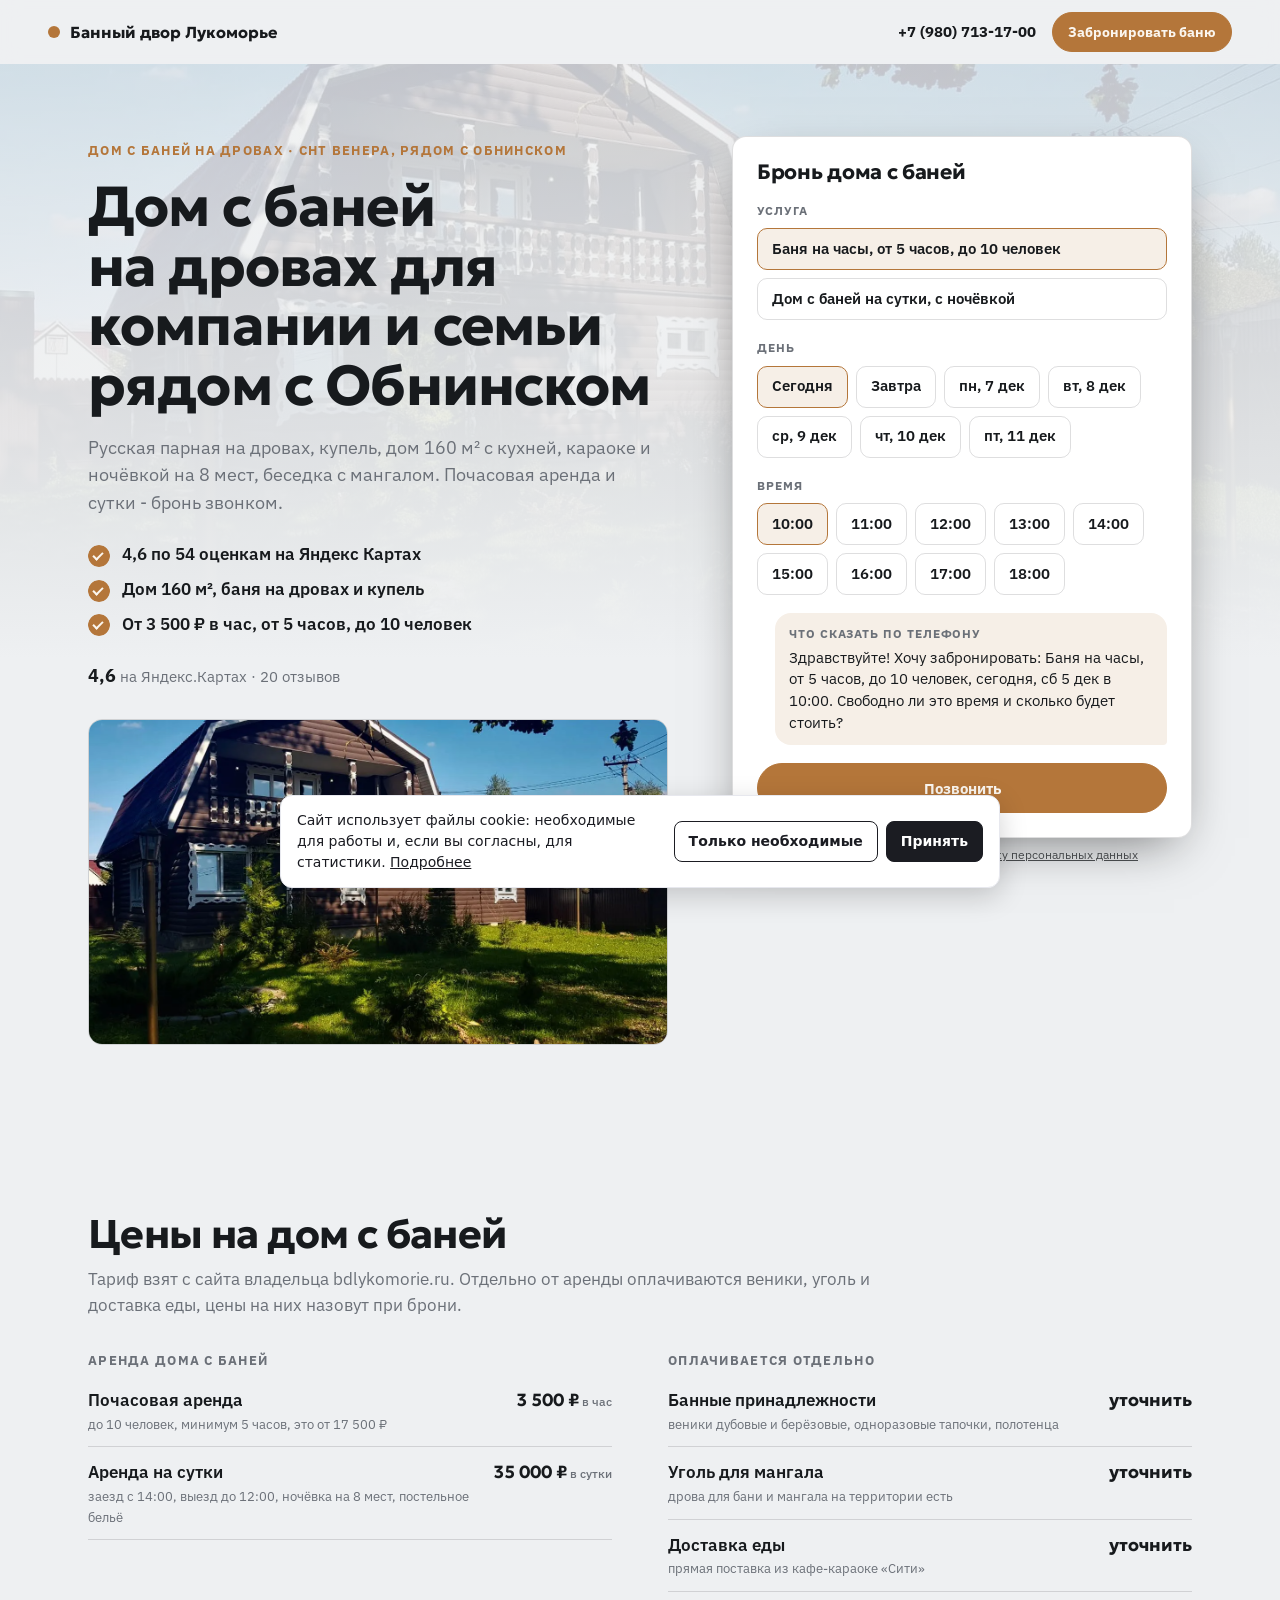
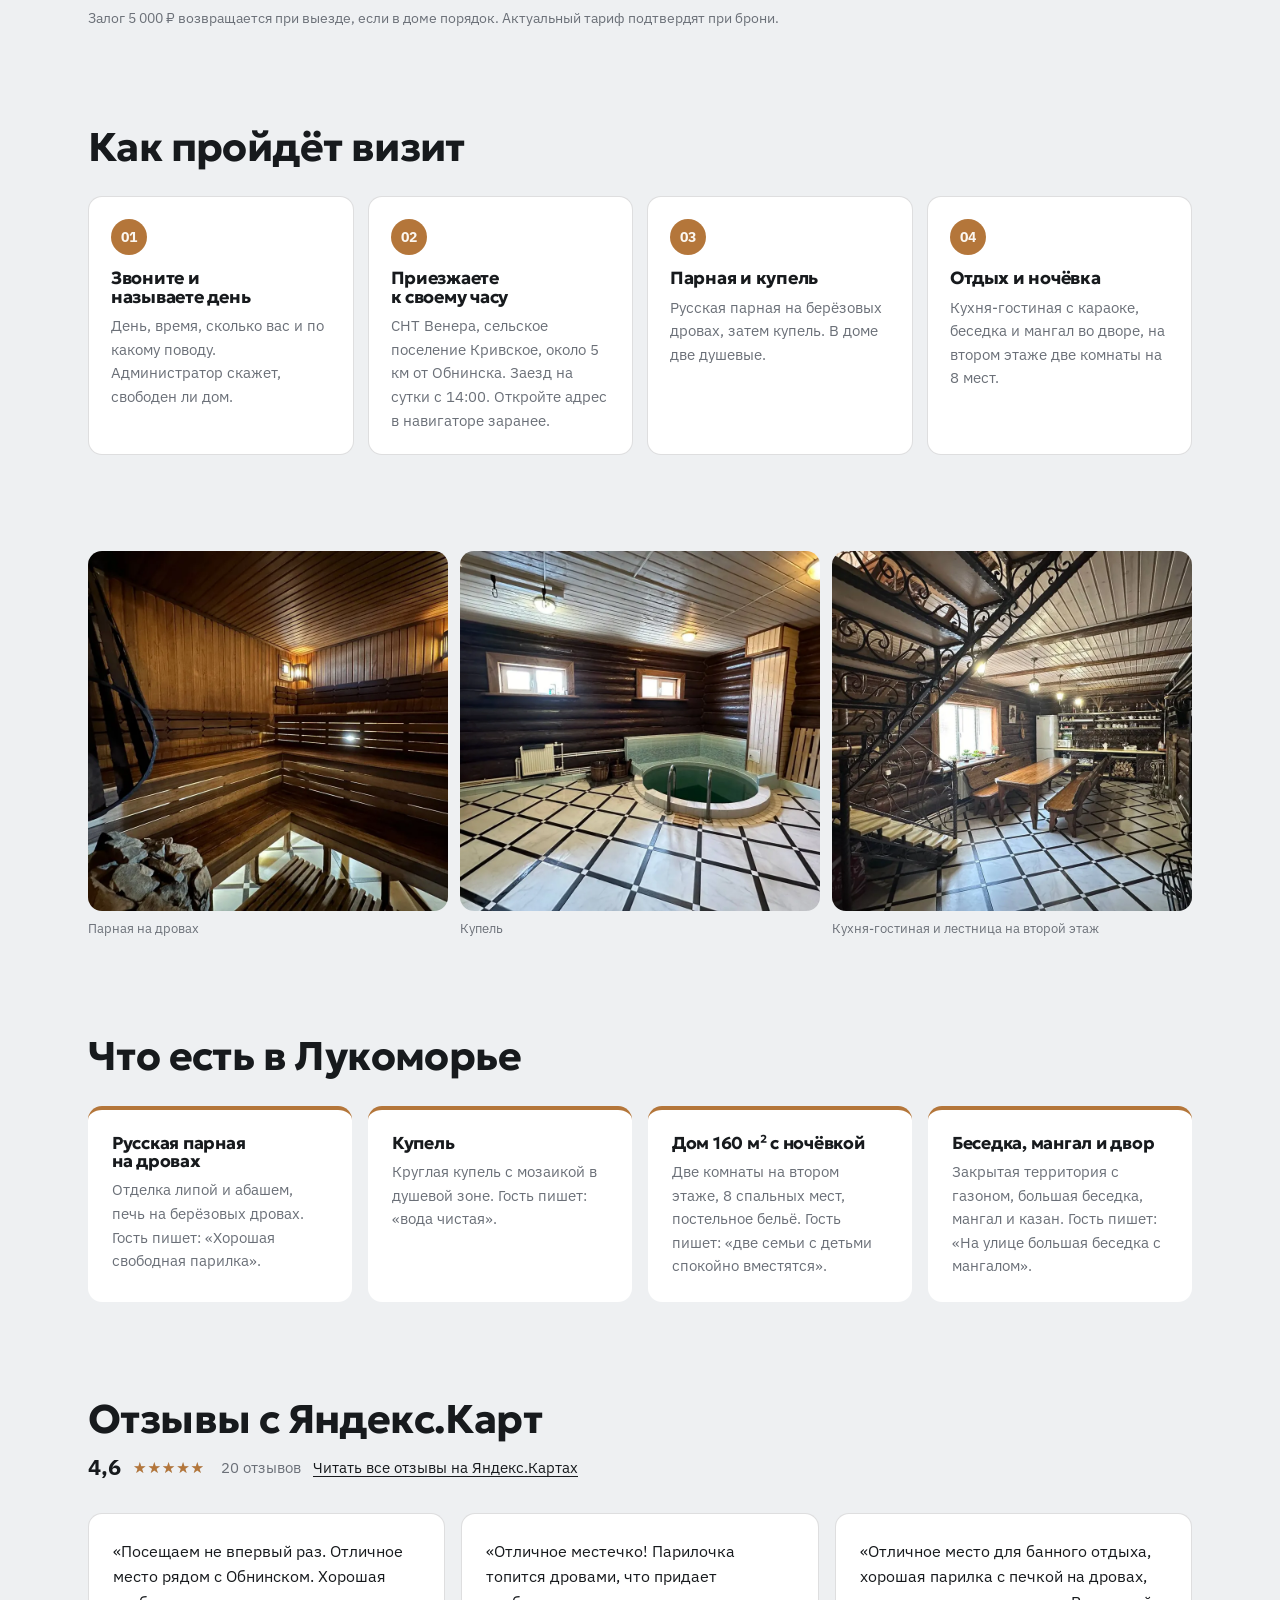
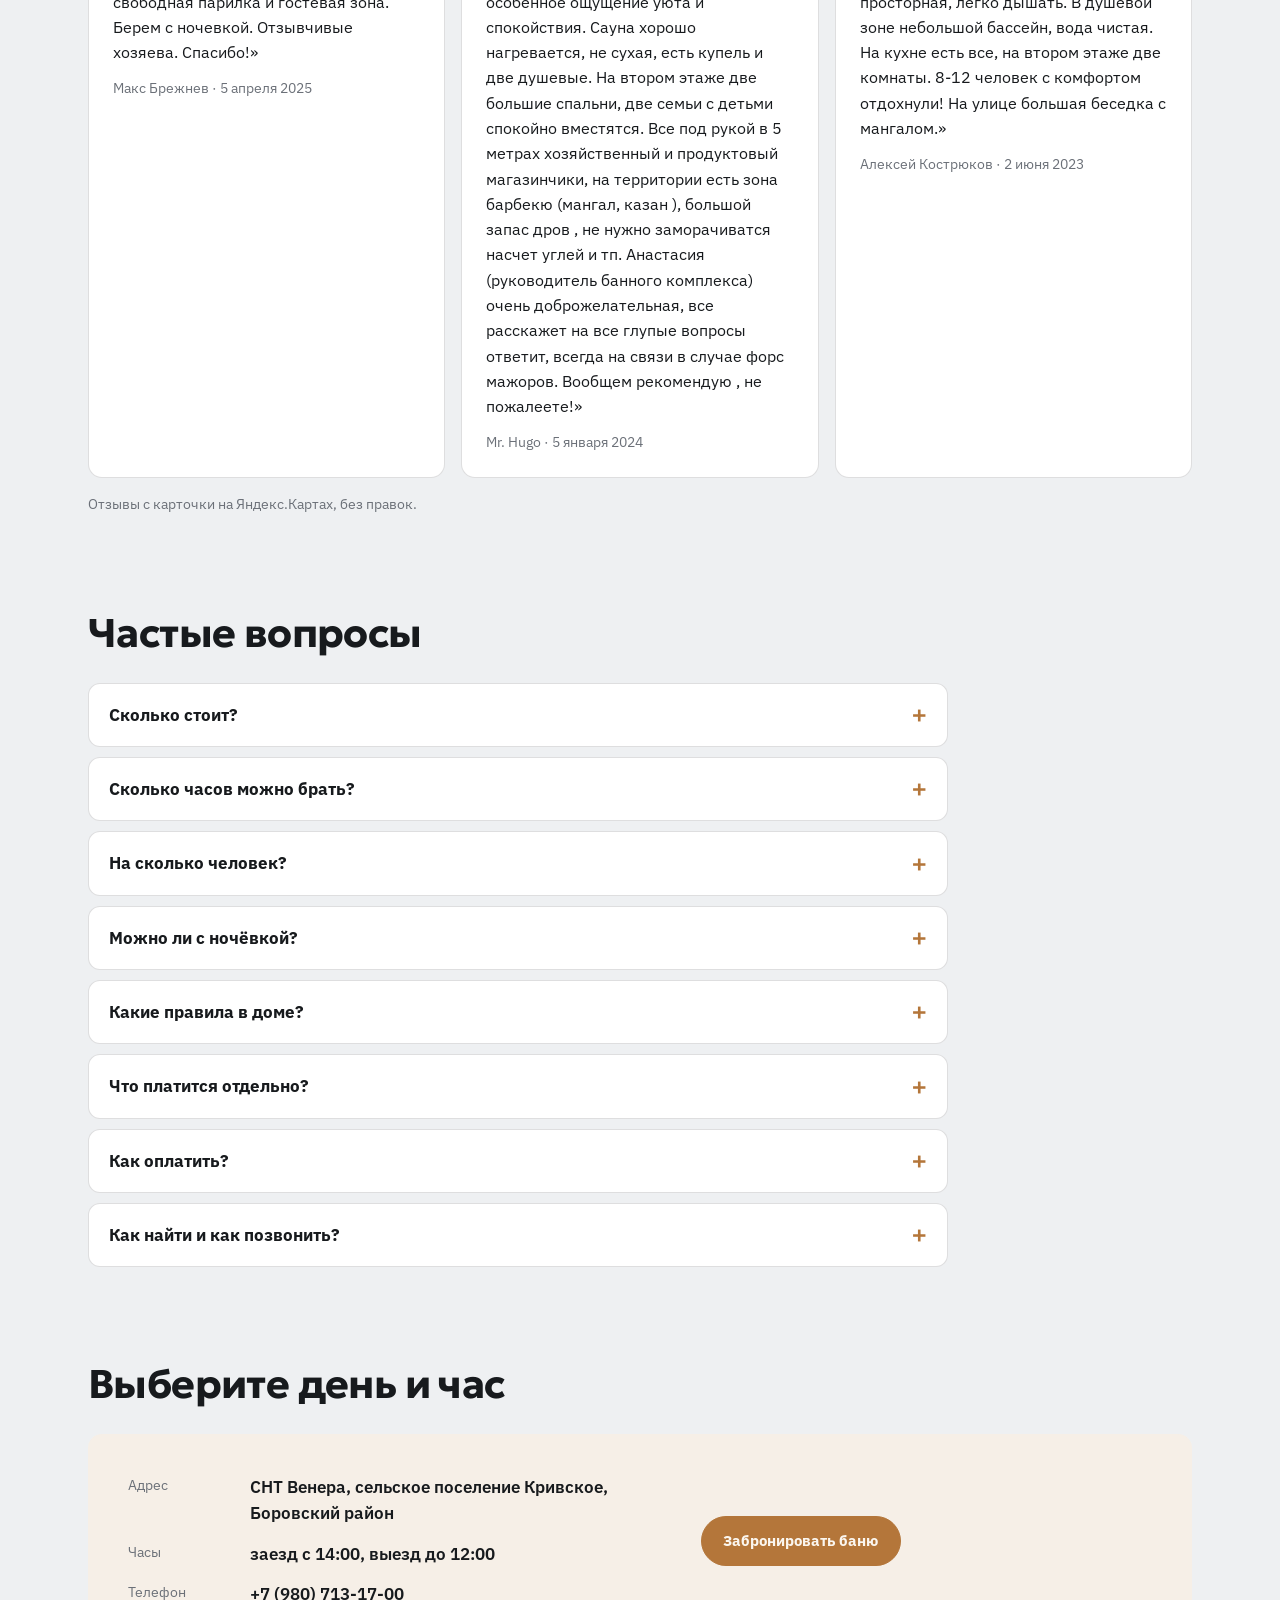
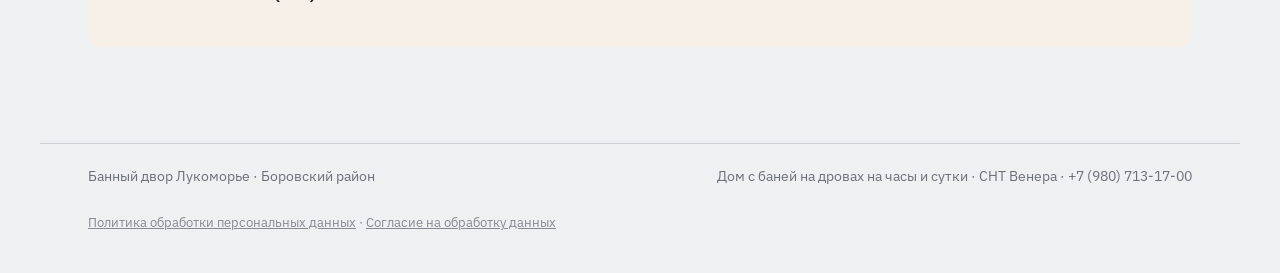
<file: index.html>
<!doctype html>
<html lang="ru">
<head>
<meta charset="utf-8">
<meta name="robots" content="noindex, nofollow" data-publish>
<meta name="viewport" content="width=device-width, initial-scale=1, viewport-fit=cover">
<title>Банный двор Лукоморье · Дом с баней на часы</title>
<meta name="description" content="Русская парная на дровах, купель, дом 160 м² с кухней, караоке и ночёвкой на 8 мест, беседка с мангалом. Почасовая аренда и сутки - бронь звонком.">
<meta property="og:type" content="website">
<meta property="og:url" content="https://ajax55sv-cell.github.io/lukomorye-obninsk/">
<meta property="og:title" content="Дом с баней на дровах для компании и семьи рядом с Обнинском">
<meta property="og:description" content="Русская парная на дровах, купель, дом 160 м² с кухней, караоке и ночёвкой на 8 мест, беседка с мангалом. Почасовая аренда и сутки - бронь звонком.">
<meta property="og:image" content="https://ajax55sv-cell.github.io/lukomorye-obninsk/assets/og.jpg">
<link rel="preload" as="image" href="assets/hero.webp" fetchpriority="high">
<link rel="icon" href="data:image/svg+xml,%3Csvg xmlns=%27http://www.w3.org/2000/svg%27 viewBox=%270 0 32 32%27%3E%3Crect x=%276%27 y=%276%27 width=%2720%27 height=%2720%27 rx=%275%27 fill=%27%23b4763a%27/%3E%3C/svg%3E">
<link rel="preconnect" href="https://fonts.googleapis.com">
<link rel="preconnect" href="https://fonts.gstatic.com" crossorigin>
<link href="https://fonts.googleapis.com/css2?family=Geologica:wght@600;700&family=IBM+Plex+Sans:wght@400;500;600&display=swap" rel="stylesheet">
<style>
:root { --c-canvas: #eef0f2; --c-surface: #ffffff; --c-ink: #171a1d; --c-ink-soft: #6b7078; --c-accent: #b4763a; --c-accent-ink: #fbf6ef; --c-accent-deep: #b4763a; --f-display: "Geologica", "Arial", system-ui, sans-serif; --f-text: "IBM Plex Sans", "Segoe UI", system-ui, sans-serif; --h1k: 1; }
</style>
<link rel="stylesheet" href="style-prod.css">
<script type="application/ld+json">{"@context":"https://schema.org","@type":"HealthAndBeautyBusiness","name":"Банный двор Лукоморье","telephone":"+79807131700","priceRange":"3500 RUB в час","address":{"@type":"PostalAddress","streetAddress":"СНТ Венера, сельское поселение Кривское","addressLocality":"Боровский район","addressRegion":"Калужская область","addressCountry":"RU"},"aggregateRating":{"@type":"AggregateRating","ratingValue":"4.6","reviewCount":"20"},"sameAs":["https://yandex.ru/maps/org/lukomorye/241080291603/","https://vk.ru/club83328905"]}</script>
<style>
/* legal-add */
.legal-links{margin-top:10px;font-size:13px;opacity:.8;hyphens:none}
.legal-links a{color:inherit}
.ckn{margin:8px 0 0;font-size:12px;line-height:1.45;opacity:.75;hyphens:none}
.ckn a{color:inherit;text-decoration:underline}
.ckb{position:fixed;left:12px;right:12px;bottom:12px;z-index:9999;max-width:720px;margin:0 auto;padding:14px 16px;background:#fff;color:#1b1c22;border:1px solid #e7e8ee;border-radius:12px;box-shadow:0 8px 28px rgba(0,0,0,.18);font:400 14px/1.5 system-ui,-apple-system,"Segoe UI",Arial,sans-serif;hyphens:none;display:flex;gap:12px;align-items:center;flex-wrap:wrap}
.ckb p{margin:0;flex:1 1 280px}
.ckb a{color:inherit;text-decoration:underline}
.ckb__b{display:flex;gap:8px;flex-wrap:wrap}
.ckb button{font:inherit;font-weight:600;padding:9px 14px;border-radius:8px;border:1px solid #1b1c22;background:#fff;color:#1b1c22;cursor:pointer}
.ckb button[data-v="all"]{background:#1b1c22;color:#fff}
</style>
</head>
<body class="s-prod" id="top" data-wa="" data-tg="" data-max="">
<header class="s-bar" data-s-bar>
  <a class="s-bar__brand" href="#top"><i aria-hidden="true"></i>Банный двор Лукоморье</a>
  <div class="s-bar__right">
    <a class="s-bar__tel" href="tel:+79807131700"><span class="nw">+7 (980) 713-17-00</span></a>
    <a class="s-btn s-btn--sm" href="#widget">Забронировать баню</a>
  </div>
</header>
<main>
  <section class="s-hero">
    <div class="s-hero__text">
      <p class="s-eyebrow">Дом с баней на дровах · СНТ Венера, рядом с Обнинском</p>
      <h1>Дом с баней на дровах для компании и семьи рядом с Обнинском</h1>
      <p class="s-lead">Русская парная на дровах, купель, дом 160 м² с кухней, караоке и ночёвкой на 8 мест, беседка с мангалом. Почасовая аренда и сутки - бронь звонком.</p>
      <ul class="s-ticks"><li>4,6 по 54 оценкам на Яндекс Картах</li><li>Дом 160 м², баня на дровах и купель</li><li>От 3 500 ₽ в час, от 5 часов, до 10 человек</li></ul>
      <p class="s-rating"><b>4,6</b> на Яндекс.Картах · 20 отзывов</p>
      <figure class="s-hero__photo"><img class="" src="assets/hero.webp" alt="Тёмный бревенчатый дом с балконом и белыми резными наличниками, во дворе газон и фонари" loading="lazy" decoding="async"></figure>
    </div>
    <div class="s-hero__widget" id="widget"><form class="s-widget" data-s-booking data-days="7" data-closed="" data-slots="10:00,11:00,12:00,13:00,14:00,15:00,16:00,17:00,18:00" data-message="Здравствуйте! Хочу забронировать: {услуга}, {день} в {время}. Свободно ли это время и сколько будет стоить?" onsubmit="return false">
      <h2 class="s-widget__title">Бронь дома с баней</h2>
      <fieldset><legend>Услуга</legend>
        <div class="s-chips s-chips--col"><label class="s-chip s-chip--row"><input type="radio" name="svc" value="0" data-name="Баня на часы, от 5 часов, до 10 человек" data-price="" data-from="" data-min="" checked><span>Баня на часы, от 5 часов, до 10 человек</span><b></b></label><label class="s-chip s-chip--row"><input type="radio" name="svc" value="1" data-name="Дом с баней на сутки, с ночёвкой" data-price="" data-from="" data-min=""><span>Дом с баней на сутки, с ночёвкой</span><b></b></label></div>
      </fieldset>
      <fieldset><legend>День</legend><div class="s-chips" data-s-days></div></fieldset>
      <fieldset><legend>Время</legend><div class="s-chips" data-s-times></div></fieldset>
      <div class="s-bubble" aria-live="polite"><span class="s-bubble__label">Что сказать по телефону</span><p data-s-bubble></p></div>
      <div class="s-send">
        <a class="s-btn s-btn--wide" href="tel:+79807131700">Позвонить</a>
        
      </div>
      </form><p class="ckn">Нажимая кнопку, вы соглашаетесь на <a href="soglasie.html">обработку персональных данных</a> (<a href="politika.html">политика</a>).</p></div>
    <figure class="s-hero__bg" aria-hidden="true"><img class="" src="assets/hero.webp" alt="Тёмный бревенчатый дом с балконом и белыми резными наличниками, во дворе газон и фонари" decoding="async" fetchpriority="high"></figure>
  </section>

  

  <section class="s-section s-reveal" id="prices">
    <header class="s-section__head"><h2>Цены на дом с баней</h2><p>Тариф взят с сайта владельца bdlykomorie.ru. Отдельно от аренды оплачиваются веники, уголь и доставка еды, цены на них назовут при брони.</p></header>
    <div class="s-board"><div class="s-board__group">
      <h3 class="s-board__title">Аренда дома с баней</h3>
      <ul class="s-board__list">
        <li class="s-board__row"><span class="s-board__name">Почасовая аренда<em>до 10 человек, минимум 5 часов, это от 17 500 ₽</em></span><span class="s-board__dots" aria-hidden="true"></span><span class="s-board__price">3 500 ₽<small> в час</small></span></li>
        <li class="s-board__row"><span class="s-board__name">Аренда на сутки<em>заезд с 14:00, выезд до 12:00, ночёвка на 8 мест, постельное бельё</em></span><span class="s-board__dots" aria-hidden="true"></span><span class="s-board__price">35 000 ₽<small> в сутки</small></span></li>
      </ul>
    </div>
<div class="s-board__group">
      <h3 class="s-board__title">Оплачивается отдельно</h3>
      <ul class="s-board__list">
        <li class="s-board__row"><span class="s-board__name">Банные принадлежности<em>веники дубовые и берёзовые, одноразовые тапочки, полотенца</em></span><span class="s-board__dots" aria-hidden="true"></span><span class="s-board__price">уточнить</span></li>
        <li class="s-board__row"><span class="s-board__name">Уголь для мангала<em>дрова для бани и мангала на территории есть</em></span><span class="s-board__dots" aria-hidden="true"></span><span class="s-board__price">уточнить</span></li>
        <li class="s-board__row"><span class="s-board__name">Доставка еды<em>прямая поставка из <span class="nw">кафе-караоке</span> «Сити»</em></span><span class="s-board__dots" aria-hidden="true"></span><span class="s-board__price">уточнить</span></li>
      </ul>
    </div></div>
    <p class="s-note">Залог 5 000 ₽ возвращается при выезде, если в доме порядок. Актуальный тариф подтвердят при брони.</p>
  </section>

  <section class="s-section s-reveal">
    <header class="s-section__head"><h2>Как пройдёт визит</h2></header>
    <ol class="s-steps">
      <li class="s-steps__item"><span class="s-steps__n">01</span><h3>Звоните и называете день</h3><p>День, время, сколько вас и по какому поводу. Администратор скажет, свободен ли дом.</p></li>
      <li class="s-steps__item"><span class="s-steps__n">02</span><h3>Приезжаете к своему часу</h3><p>СНТ Венера, сельское поселение Кривское, около 5 км от Обнинска. Заезд на сутки с 14:00. Откройте адрес в навигаторе заранее.</p></li>
      <li class="s-steps__item"><span class="s-steps__n">03</span><h3>Парная и купель</h3><p>Русская парная на берёзовых дровах, затем купель. В доме две душевые.</p></li>
      <li class="s-steps__item"><span class="s-steps__n">04</span><h3>Отдых и ночёвка</h3><p><span class="nw">Кухня-гостиная</span> с караоке, беседка и мангал во дворе, на втором этаже две комнаты на 8 мест.</p></li>
    </ol>
  </section>

  <section class="s-photos s-reveal" aria-label="Фото"><figure><img class="" src="assets/parnaya.webp" alt="Парная с ярусными полками из липы и абаша и каменкой в металлическом кожухе" loading="lazy" decoding="async"><figcaption>Парная на дровах</figcaption></figure><figure><img class="" src="assets/kupel.webp" alt="Круглая купель с зелёной мозаикой и ступенями в помывочной со стенами из бревна" loading="lazy" decoding="async"><figcaption>Купель</figcaption></figure><figure><img class="" src="assets/gostinaya.webp" alt="Кухня-гостиная с кованой лестницей на второй этаж и длинным деревянным столом" loading="lazy" decoding="async"><figcaption><span class="nw">Кухня-гостиная</span> и лестница на второй этаж</figcaption></figure></section>

  <section class="s-section s-reveal">
    <header class="s-section__head"><h2>Что есть в Лукоморье</h2></header>
    <ul class="s-promises">
      <li><h3>Русская парная на дровах</h3><p>Отделка липой и абашем, печь на берёзовых дровах. Гость пишет: «Хорошая свободная парилка».</p></li>
      <li><h3>Купель</h3><p>Круглая купель с мозаикой в душевой зоне. Гость пишет: «вода чистая».</p></li>
      <li><h3>Дом 160 м² с ночёвкой</h3><p>Две комнаты на втором этаже, 8 спальных мест, постельное бельё. Гость пишет: «две семьи с детьми спокойно вместятся».</p></li>
      <li><h3>Беседка, мангал и двор</h3><p>Закрытая территория с газоном, большая беседка, мангал и казан. Гость пишет: «На улице большая беседка с мангалом».</p></li>
    </ul>
  </section>

  <section class="s-section s-reveal">
    <header class="s-section__head s-section__head--reviews"><h2>Отзывы с Яндекс.Карт</h2><p class="s-reviews__rating"><span class="s-reviews__num">4,6</span><span class="s-reviews__stars" style="--r: 4.6" aria-label="рейтинг 4,6 из 5"></span><span class="s-reviews__count">20 отзывов</span><a class="s-reviews__all" href="https://yandex.ru/maps/org/lukomorye/241080291603/" target="_blank" rel="noopener">Читать все отзывы на Яндекс.Картах</a></p></header>
    <ul class="s-reviews">
      <li><blockquote>«Посещаем не впервый раз. Отличное место рядом с Обнинском. Хорошая свободная парилка и гостевая зона. Берем с ночевкой. Отзывчивые хозяева. Спасибо!»</blockquote><p class="s-reviews__who">Макс Брежнев · 5 апреля 2025</p></li>
      <li><blockquote>«Отличное местечко! Парилочка топится дровами, что придает особенное ощущение уюта и спокойствия. Сауна хорошо нагревается, не сухая, есть купель и две душевые. На втором этаже две большие спальни, две семьи с детьми спокойно вместятся. Все под рукой в 5 метрах хозяйственный и продуктовый магазинчики, на территории есть зона барбекю (мангал, казан ), большой запас дров , не нужно заморачиватся насчет углей и тп. Анастасия (руководитель банного комплекса) очень доброжелательная, все расскажет на все глупые вопросы ответит, всегда на связи в случае форс мажоров. Вообщем рекомендую , не пожалеете!»</blockquote><p class="s-reviews__who">Mr. Hugo · 5 января 2024</p></li>
      <li><blockquote>«Отличное место для банного отдыха, хорошая парилка с печкой на дровах, просторная, легко дышать. В душевой зоне небольшой бассейн, вода чистая. На кухне есть все, на втором этаже две комнаты. 8-12 человек с комфортом отдохнули! На улице большая беседка с мангалом.»</blockquote><p class="s-reviews__who">Алексей Кострюков · 2 июня 2023</p></li>
    </ul>
    <p class="s-note">Отзывы с карточки на Яндекс.Картах, без правок.</p>
  </section>

  <section class="s-section s-reveal">
    <header class="s-section__head"><h2>Частые вопросы</h2></header>
    <div class="s-faq"><details><summary>Сколько стоит?</summary><p>По сайту владельца: 3 500 ₽ в час (минимум 5 часов, то есть от 17 500 ₽, до 10 человек) или 35 000 ₽ в сутки. Веники, уголь и доставка еды оплачиваются отдельно. Актуальный тариф подтвердят при брони.</p></details><details><summary>Сколько часов можно брать?</summary><p>При почасовой аренде минимум 5 часов. При аренде на сутки заезд с 14:00, выезд до 12:00.</p></details><details><summary>На сколько человек?</summary><p>Почасовая аренда рассчитана на компанию до 10 человек. Гость пишет: «8-12 человек с комфортом отдохнули». Спальных мест 8.</p></details><details><summary>Можно ли с ночёвкой?</summary><p>Да. На втором этаже две комнаты с коваными кроватями и диванами, всего 8 спальных мест, постельное бельё предоставляется. Гость пишет: «Берем с ночевкой».</p></details><details><summary>Какие правила в доме?</summary><p>Бережно относиться к имуществу, оставлять посуду чистой, вывозить за собой мусор, не ходить по дому в уличной обуви (полы тёплые) и не использовать игольчатые веники. Залог 5 000 ₽ вернут при выезде.</p></details><details><summary>Что платится отдельно?</summary><p>Банные принадлежности (веники дубовые и берёзовые, тапочки, полотенца), уголь для мангала и доставка еды из <span class="nw">кафе-караоке</span> «Сити». Цены на них назовут при брони.</p></details><details><summary>Как оплатить?</summary><p>На карточке в Яндекс Картах указана предоплата, безналичная оплата, <span class="nw">онлайн-оплата</span> и СБП.</p></details><details><summary>Как найти и как позвонить?</summary><p>Калужская область, Боровский район, сельское поселение Кривское, СНТ Венера, около 5 км от Обнинска. Бронь по телефону <span class="nw">+7 (980) 713-17-00</span>.</p></details></div>
  </section>

  <section class="s-section s-final s-reveal" id="contacts">
    <header class="s-section__head"><h2>Выберите день и час</h2></header>
    <div class="s-contacts">
      <dl>
        <div><dt>Адрес</dt><dd>СНТ Венера, сельское поселение Кривское, Боровский район</dd></div>
        <div><dt>Часы</dt><dd>заезд с 14:00, выезд до 12:00</dd></div>
        <div><dt>Телефон</dt><dd><a href="tel:+79807131700"><span class="nw">+7 (980) 713-17-00</span></a></dd></div>
      </dl>
      <div class="s-contacts__actions">
        <a class="s-btn" href="#widget">Забронировать баню</a>
        
      </div>
    </div>
  </section>
</main>
<footer class="s-foot"><p>Банный двор Лукоморье · Боровский район</p><p>Дом с баней на дровах на часы и сутки · СНТ Венера · <span class="nw">+7 (980) 713-17-00</span></p><p class="legal-links"><a href="politika.html">Политика обработки персональных данных</a> · <a href="soglasie.html">Согласие на обработку данных</a></p></footer>
<nav class="s-dock" aria-label="Быстрая связь"><a class="s-btn" href="#widget">Забронировать баню</a><a class="s-btn s-btn--ghost" href="tel:+79807131700">Позвонить</a></nav>
<script src="style.js" defer></script>
<script>
(function(){var K='cookie-choice';try{if(localStorage.getItem(K))return}catch(e){}
var b=document.createElement('div');b.className='ckb';b.setAttribute('role','dialog');b.setAttribute('aria-label','Файлы cookie');
b.innerHTML='<p>Сайт использует файлы cookie: необходимые для работы и, если вы согласны, для статистики. <a href="politika.html">Подробнее</a></p><div class="ckb__b"><button type="button" data-v="necessary">Только необходимые</button><button type="button" data-v="all">Принять</button></div>';
b.addEventListener('click',function(e){var v=e.target.getAttribute&&e.target.getAttribute('data-v');if(!v)return;try{localStorage.setItem(K,v)}catch(x){}try{document.dispatchEvent(new CustomEvent('cookie-choice',{detail:v}))}catch(x){}b.remove()});
document.body.appendChild(b)})();
</script>
<!-- legal-add -->
</body>
</html>
</file>
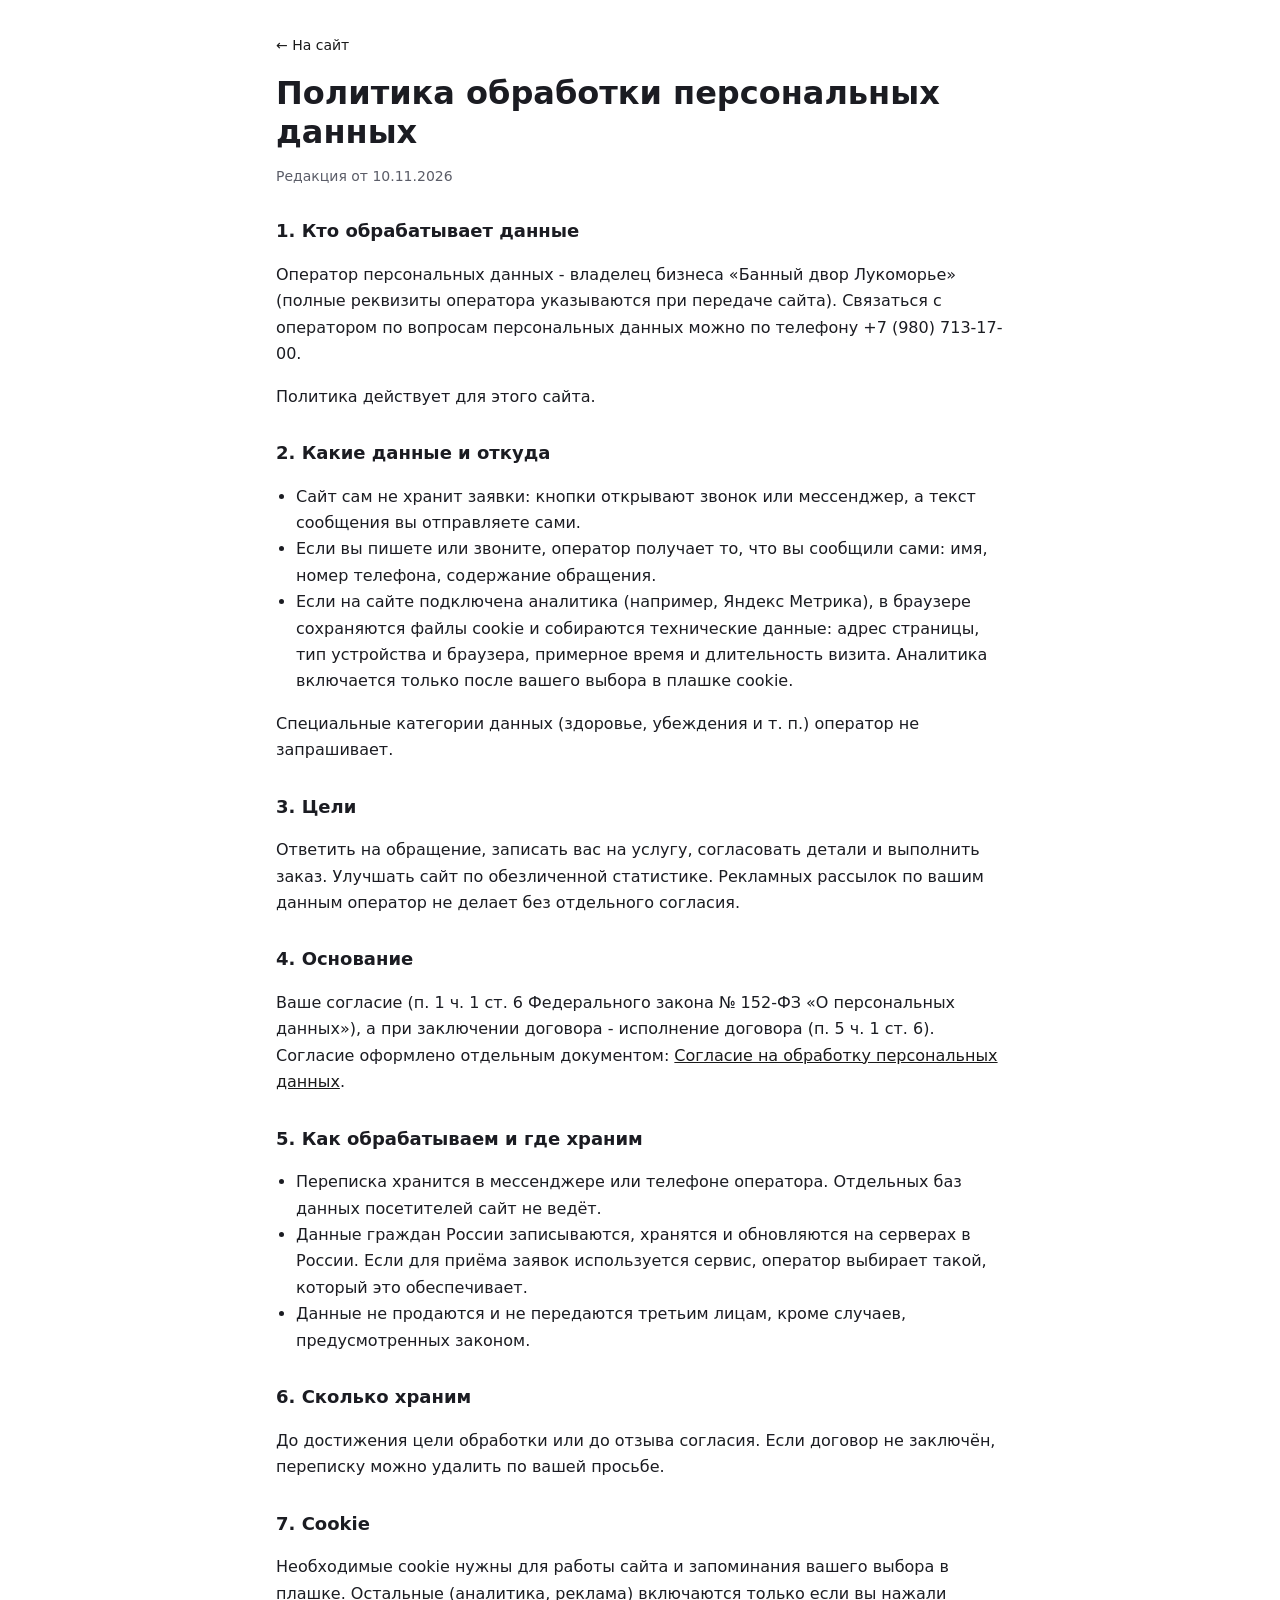
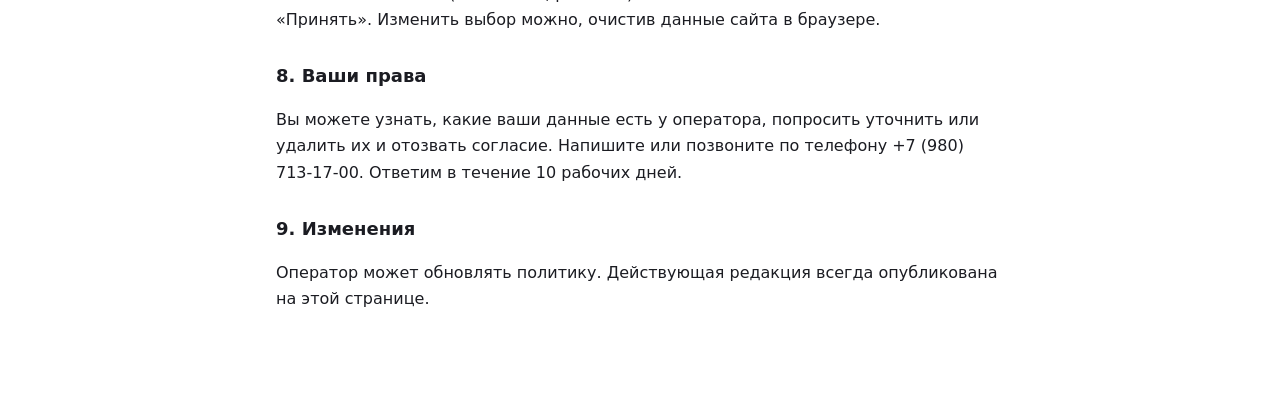
<file: politika.html>
<!doctype html>
<html lang="ru">
<head>
<meta charset="utf-8">
<meta name="viewport" content="width=device-width, initial-scale=1">
<title>Политика обработки персональных данных - Банный двор Лукоморье</title>
<style>:root{--accent:#1a1a1a;--ink:#1b1c22;--ink-2:#5b5d68;--line:#e7e8ee}
*{box-sizing:border-box}
html,body,h1,h2,p,li{hyphens:none;-webkit-hyphens:none}
body{margin:0;background:#fff;color:var(--ink);font:400 16px/1.65 system-ui,-apple-system,"Segoe UI",Arial,sans-serif}
main{max-width:760px;margin:0 auto;padding:32px 16px 64px}
a{color:var(--accent)}
h1{font-size:clamp(24px,4vw,32px);line-height:1.2;margin:16px 0 6px}
h2{font-size:18px;margin:28px 0 8px}
.muted{color:var(--ink-2);font-size:14px}
.back{font-size:14px;text-decoration:none}
ul{padding-left:20px}</style>
</head>
<body>
<main>
<a class="back" href="./">← На сайт</a>
<h1>Политика обработки персональных данных</h1>
<p class="muted">Редакция от 10.11.2026</p>

<h2>1. Кто обрабатывает данные</h2>
<p>Оператор персональных данных - владелец бизнеса «Банный двор Лукоморье» (полные реквизиты оператора указываются при передаче сайта). Связаться с оператором по вопросам персональных данных можно по телефону +7 (980) 713-17-00.</p>
<p>Политика действует для этого сайта.</p>

<h2>2. Какие данные и откуда</h2>
<ul>
<li>Сайт сам не хранит заявки: кнопки открывают звонок или мессенджер, а текст сообщения вы отправляете сами.</li>
<li>Если вы пишете или звоните, оператор получает то, что вы сообщили сами: имя, номер телефона, содержание обращения.</li>
<li>Если на сайте подключена аналитика (например, Яндекс Метрика), в браузере сохраняются файлы cookie и собираются технические данные: адрес страницы, тип устройства и браузера, примерное время и длительность визита. Аналитика включается только после вашего выбора в плашке cookie.</li>
</ul>
<p>Специальные категории данных (здоровье, убеждения и т. п.) оператор не запрашивает.</p>

<h2>3. Цели</h2>
<p>Ответить на обращение, записать вас на услугу, согласовать детали и выполнить заказ. Улучшать сайт по обезличенной статистике. Рекламных рассылок по вашим данным оператор не делает без отдельного согласия.</p>

<h2>4. Основание</h2>
<p>Ваше согласие (п. 1 ч. 1 ст. 6 Федерального закона № 152-ФЗ «О персональных данных»), а при заключении договора - исполнение договора (п. 5 ч. 1 ст. 6). Согласие оформлено отдельным документом: <a href="soglasie.html">Согласие на обработку персональных данных</a>.</p>

<h2>5. Как обрабатываем и где храним</h2>
<ul>
<li>Переписка хранится в мессенджере или телефоне оператора. Отдельных баз данных посетителей сайт не ведёт.</li>
<li>Данные граждан России записываются, хранятся и обновляются на серверах в России. Если для приёма заявок используется сервис, оператор выбирает такой, который это обеспечивает.</li>
<li>Данные не продаются и не передаются третьим лицам, кроме случаев, предусмотренных законом.</li>
</ul>

<h2>6. Сколько храним</h2>
<p>До достижения цели обработки или до отзыва согласия. Если договор не заключён, переписку можно удалить по вашей просьбе.</p>

<h2>7. Cookie</h2>
<p>Необходимые cookie нужны для работы сайта и запоминания вашего выбора в плашке. Остальные (аналитика, реклама) включаются только если вы нажали «Принять». Изменить выбор можно, очистив данные сайта в браузере.</p>

<h2>8. Ваши права</h2>
<p>Вы можете узнать, какие ваши данные есть у оператора, попросить уточнить или удалить их и отозвать согласие. Напишите или позвоните по телефону +7 (980) 713-17-00. Ответим в течение 10 рабочих дней.</p>

<h2>9. Изменения</h2>
<p>Оператор может обновлять политику. Действующая редакция всегда опубликована на этой странице.</p>

</main>
</body>
</html>
</file>
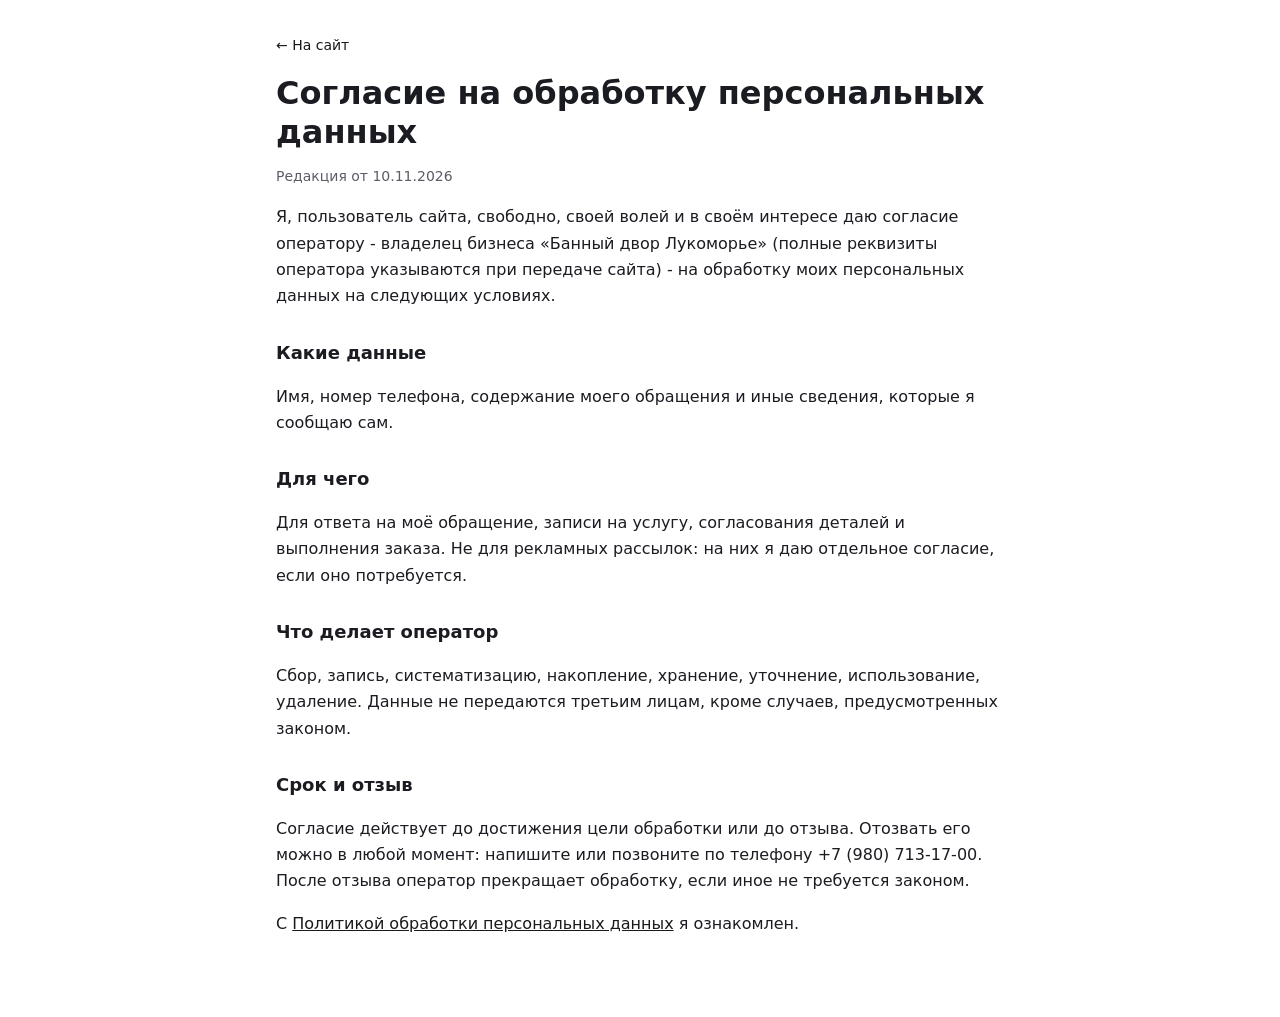
<file: soglasie.html>
<!doctype html>
<html lang="ru">
<head>
<meta charset="utf-8">
<meta name="viewport" content="width=device-width, initial-scale=1">
<title>Согласие на обработку персональных данных - Банный двор Лукоморье</title>
<style>:root{--accent:#1a1a1a;--ink:#1b1c22;--ink-2:#5b5d68;--line:#e7e8ee}
*{box-sizing:border-box}
html,body,h1,h2,p,li{hyphens:none;-webkit-hyphens:none}
body{margin:0;background:#fff;color:var(--ink);font:400 16px/1.65 system-ui,-apple-system,"Segoe UI",Arial,sans-serif}
main{max-width:760px;margin:0 auto;padding:32px 16px 64px}
a{color:var(--accent)}
h1{font-size:clamp(24px,4vw,32px);line-height:1.2;margin:16px 0 6px}
h2{font-size:18px;margin:28px 0 8px}
.muted{color:var(--ink-2);font-size:14px}
.back{font-size:14px;text-decoration:none}
ul{padding-left:20px}</style>
</head>
<body>
<main>
<a class="back" href="./">← На сайт</a>
<h1>Согласие на обработку персональных данных</h1>
<p class="muted">Редакция от 10.11.2026</p>

<p>Я, пользователь сайта, свободно, своей волей и в своём интересе даю согласие оператору - владелец бизнеса «Банный двор Лукоморье» (полные реквизиты оператора указываются при передаче сайта) - на обработку моих персональных данных на следующих условиях.</p>

<h2>Какие данные</h2>
<p>Имя, номер телефона, содержание моего обращения и иные сведения, которые я сообщаю сам.</p>

<h2>Для чего</h2>
<p>Для ответа на моё обращение, записи на услугу, согласования деталей и выполнения заказа. Не для рекламных рассылок: на них я даю отдельное согласие, если оно потребуется.</p>

<h2>Что делает оператор</h2>
<p>Сбор, запись, систематизацию, накопление, хранение, уточнение, использование, удаление. Данные не передаются третьим лицам, кроме случаев, предусмотренных законом.</p>

<h2>Срок и отзыв</h2>
<p>Согласие действует до достижения цели обработки или до отзыва. Отозвать его можно в любой момент: напишите или позвоните по телефону +7 (980) 713-17-00. После отзыва оператор прекращает обработку, если иное не требуется законом.</p>

<p>С <a href="politika.html">Политикой обработки персональных данных</a> я ознакомлен.</p>

</main>
</body>
</html>
</file>
<file: style-prod.css>
/* Стиль «Продающий»: лендинг под заявки. Главная деталь – калькулятор или онлайн-запись на первом экране
   и живое «сообщение-превью», которое уходит владельцу в мессенджер. Цвета и шрифты – из палитры ниши. */
*, *::before, *::after { box-sizing: border-box; }
:root {
  --hair: color-mix(in srgb, var(--c-ink) 14%, transparent);
  --tint: color-mix(in srgb, var(--c-accent) 12%, var(--c-surface));
  --wrap: 1200px; --gut: clamp(16px, 4vw, 48px);
  --r: 14px;
  --shadow: 0 18px 50px -18px color-mix(in srgb, #000 55%, transparent);
}
html { scroll-behavior: smooth; -webkit-text-size-adjust: 100%; overflow-x: clip; }
body { margin: 0; background: var(--c-canvas); color: var(--c-ink); font: 400 17px/1.55 var(--f-text); -webkit-font-smoothing: antialiased; }
img { display: block; max-width: 100%; }
a { color: inherit; }
h1, h2, h3 { font-family: var(--f-display); font-weight: 700; line-height: 1.06; margin: 0; letter-spacing: -.015em; text-wrap: balance; }
p { margin: 0; }
fieldset { border: 0; margin: 0; padding: 0; min-width: 0; }
:focus-visible { outline: 2px solid var(--c-accent); outline-offset: 3px; border-radius: 4px; }

.s-btn { display: inline-flex; align-items: center; justify-content: center; min-height: 50px; padding: 0 1.4em; border-radius: 999px;
  background: var(--c-accent); color: var(--c-accent-ink); font: 700 .95rem/1.1 var(--f-text); text-decoration: none; border: 1px solid var(--c-accent);
  text-align: center; transition: filter .2s ease, transform .2s ease; cursor: pointer; }
.s-btn:hover { filter: brightness(1.07); }
.s-btn:active { transform: translateY(1px); }
.s-btn--sm { min-height: 40px; padding: 0 1.1em; font-size: .85rem; }
.s-btn--ghost { background: transparent; color: var(--c-ink); border-color: var(--hair); font-weight: 600; }
.s-btn--wide { flex: 1; }

/* шапка */
.s-bar { position: sticky; top: 0; z-index: 30; display: flex; align-items: center; justify-content: space-between; gap: 16px;
  padding: 10px var(--gut); background: color-mix(in srgb, var(--c-canvas) 88%, transparent); -webkit-backdrop-filter: blur(10px); backdrop-filter: blur(10px); }
.s-bar.is-scrolled { box-shadow: 0 1px 0 var(--hair); }
.s-bar__brand { font: 700 1rem/1 var(--f-display); text-decoration: none; display: inline-flex; align-items: center; gap: .6em; min-height: 44px; white-space: nowrap; min-width: 0; }
.s-bar__brand i { width: .75em; height: .75em; border-radius: 50%; background: var(--c-accent); }
.s-bar__right { display: flex; align-items: center; gap: 16px; }
.s-bar__tel { text-decoration: none; font-weight: 700; font-size: .95rem; font-variant-numeric: tabular-nums; }

main { max-width: var(--wrap); margin: 0 auto; padding: 0 var(--gut); }

/* первый экран: текст слева, виджет справа, фото ниши – приглушённым фоном */
.s-hero { position: relative; display: grid; grid-template-columns: minmax(0, 1fr) minmax(0, 460px); gap: clamp(28px, 5vw, 64px); align-items: start;
  padding: clamp(32px, 6vw, 72px) 0 clamp(40px, 6vw, 72px); isolation: isolate; }
.s-hero__bg { position: absolute; z-index: -1; margin: 0; top: 0; left: calc(50% - 50vw); width: 100vw; height: min(78%, 620px); overflow: hidden; }
.s-hero__bg img { width: 100%; height: 100%; object-fit: cover; opacity: .3; filter: saturate(.85); }
.s-hero__bg::after { content: ""; position: absolute; inset: 0; background: linear-gradient(180deg, color-mix(in srgb, var(--c-canvas) 40%, transparent), var(--c-canvas) 96%); }
/* фото бизнеса крупно в левой колонке: владелец узнаёт своё место с первого экрана */
.s-hero__photo { margin: 30px 0 0; }
.s-hero__photo img { width: 100%; aspect-ratio: 16 / 9; object-fit: cover; border-radius: var(--r); border: 1px solid var(--hair); }
.s-hero__photo figcaption { margin-top: 8px; font-size: .84rem; color: var(--c-ink-soft); }
.s-eyebrow { display: inline-block; font-size: .8rem; font-weight: 700; letter-spacing: .1em; text-transform: uppercase; color: var(--c-accent-deep, var(--c-accent)); margin-bottom: 16px; }
.s-hero h1 { font-size: calc(clamp(2.1rem, 4.4vw, 3.7rem) * var(--h1k, 1)); overflow-wrap: normal; hyphens: none; }
.s-lead { margin-top: 18px; font-size: 1.12rem; color: var(--c-ink-soft); max-width: 32em; }
.s-ticks { list-style: none; margin: 26px 0 0; padding: 0; display: grid; gap: 12px; }
.s-ticks li { position: relative; padding-left: 34px; font-weight: 600; line-height: 1.35; }
.s-ticks li::before { content: ""; position: absolute; left: 0; top: .1em; width: 22px; height: 22px; border-radius: 50%; background: var(--c-accent);
  -webkit-mask: radial-gradient(circle, #000 0 100%); }
.s-ticks li::after { content: ""; position: absolute; left: 7px; top: calc(.1em + 5px); width: 6px; height: 10px; border: solid var(--c-accent-ink); border-width: 0 2px 2px 0; transform: rotate(45deg); }
.s-rating { margin-top: 26px; font-size: .92rem; color: var(--c-ink-soft); }
.s-rating b { color: var(--c-ink); font-size: 1.1rem; }

/* виджет */
.s-hero__widget { position: sticky; top: 76px; }
.s-widget { background: var(--c-surface); border-radius: var(--r); padding: 24px; box-shadow: var(--shadow); display: grid; gap: 18px; border: 1px solid var(--hair); }
.s-widget__title { font-size: 1.3rem; }
.s-widget legend, .s-range label { font-size: .78rem; font-weight: 700; letter-spacing: .08em; text-transform: uppercase; color: var(--c-ink-soft); margin-bottom: 8px; padding: 0; }
.s-chips { display: flex; flex-wrap: wrap; gap: 8px; }
.s-chips--col { flex-direction: column; flex-wrap: nowrap; }
.s-chip { position: relative; display: inline-flex; align-items: center; gap: 10px; min-height: 42px; padding: 8px 14px; border-radius: 10px; border: 1px solid var(--hair);
  cursor: pointer; font-size: .92rem; font-weight: 600; transition: border-color .15s ease, background-color .15s ease; }
.s-chip--row { justify-content: space-between; }
.s-chip--row b { font-weight: 700; white-space: nowrap; font-variant-numeric: tabular-nums; }
.s-chip--row b small { font-weight: 500; color: var(--c-ink-soft); }
.s-chip__p { font-weight: 500; font-size: .8rem; color: var(--c-ink-soft); white-space: nowrap; }
.s-chip input { position: absolute; opacity: 0; pointer-events: none; }
.s-chip:has(input:checked) { border-color: var(--c-accent); background: var(--tint); }
.s-chip:has(input:focus-visible) { outline: 2px solid var(--c-accent); outline-offset: 2px; }
.s-chip[aria-disabled="true"] { opacity: .4; cursor: default; }
.s-check { display: flex; align-items: center; gap: 10px; font-weight: 600; font-size: .92rem; cursor: pointer; }
.s-check input { width: 20px; height: 20px; accent-color: var(--c-accent); }
.s-check b { margin-left: auto; font-variant-numeric: tabular-nums; }
.s-range { display: grid; gap: 6px; }
.s-range label { display: flex; justify-content: space-between; margin: 0; }
.s-range label b { color: var(--c-ink); font-size: 1rem; font-weight: 700; letter-spacing: 0; text-transform: none; font-variant-numeric: tabular-nums; }
.s-range input { width: 100%; accent-color: var(--c-accent); height: 28px; }
.s-total { display: flex; align-items: baseline; justify-content: space-between; gap: 12px; padding-top: 14px; border-top: 1px solid var(--hair); }
.s-total span { color: var(--c-ink-soft); font-weight: 600; }
.s-total b { font: 700 1.9rem/1 var(--f-display); font-variant-numeric: tabular-nums; color: var(--c-accent); }

/* сообщение-превью: пузырь чата */
.s-bubble { position: relative; background: var(--tint); border-radius: 16px 16px 4px 16px; padding: 12px 14px; margin-left: 18px; }
.s-bubble__label { display: block; font-size: .72rem; font-weight: 700; letter-spacing: .08em; text-transform: uppercase; color: var(--c-ink-soft); margin-bottom: 4px; }
.s-bubble p { font-size: .93rem; line-height: 1.45; }
.s-send { display: flex; gap: 8px; }
.s-send__note { font-size: .82rem; color: var(--c-accent-deep, var(--c-accent)); }
.s-demo { font-size: .78rem; color: var(--c-ink-soft); }

/* секции */
.s-section { padding: clamp(56px, 8vw, 96px) 0 0; }
.s-section__head { display: grid; gap: 10px; margin-bottom: 28px; max-width: 46em; }
.s-section__head h2 { font-size: clamp(1.7rem, 3.2vw, 2.5rem); }
.s-section__head p { color: var(--c-ink-soft); }
.s-note { margin-top: 16px; font-size: .88rem; color: var(--c-ink-soft); max-width: 52em; }

.s-incl { display: grid; grid-template-columns: 1fr 1fr; gap: 16px; }
.s-incl > div { background: var(--c-surface); border-radius: var(--r); padding: 26px; border: 1px solid var(--hair); }
.s-incl > div:first-child { background: var(--tint); border-color: transparent; }
.s-incl h3 { font-size: 1.1rem; margin-bottom: 14px; }
.s-incl ul { margin: 0; padding-left: 1.1em; display: grid; gap: 8px; }

.s-board { display: grid; grid-template-columns: repeat(auto-fit, minmax(min(100%, 420px), 1fr)); gap: 12px 56px; }
.s-board__title { font: 700 .8rem var(--f-text); letter-spacing: .1em; text-transform: uppercase; color: var(--c-ink-soft); margin: 6px 0; }
.s-board__list { list-style: none; margin: 0; padding: 0; }
.s-board__row { display: flex; align-items: baseline; gap: 10px; padding: 12px 0; border-bottom: 1px solid var(--hair); }
.s-board__name { font-weight: 600; }
.s-board__name em { display: block; font-style: normal; font-size: .84rem; color: var(--c-ink-soft); font-weight: 400; }
.s-board__dots { flex: 1; }
.s-board__price { font: 700 1.1rem/1 var(--f-display); font-variant-numeric: tabular-nums; white-space: nowrap; }
.s-board__price small { font: 500 .78rem var(--f-text); color: var(--c-ink-soft); }

.s-steps { list-style: none; margin: 0; padding: 0; display: grid; grid-template-columns: repeat(auto-fit, minmax(min(100%, 170px), 1fr)); gap: 14px; }
.s-steps__item { background: var(--c-surface); border-radius: var(--r); padding: 22px; border: 1px solid var(--hair); }
.s-steps__n { display: inline-grid; place-items: center; width: 36px; height: 36px; border-radius: 50%; background: var(--c-accent); color: var(--c-accent-ink); font: 700 .85rem var(--f-text); }
.s-steps h3 { font-size: 1.1rem; margin-top: 14px; overflow-wrap: normal; hyphens: none; }
.s-steps__item { min-width: 0; }
.s-steps p { margin-top: 8px; color: var(--c-ink-soft); font-size: .95rem; }

.s-photos { display: grid; grid-template-columns: repeat(3, 1fr); gap: 12px; padding-top: clamp(56px, 8vw, 96px); }
.s-photos figure { margin: 0; }
.s-photos img { width: 100%; aspect-ratio: 1 / 1; object-fit: cover; border-radius: var(--r); }
.s-photos figcaption { font-size: .82rem; color: var(--c-ink-soft); margin-top: 8px; }

.s-promises { list-style: none; margin: 0; padding: 0; display: grid; grid-template-columns: repeat(auto-fit, minmax(min(100%, 260px), 1fr)); gap: 16px; }
.s-promises li { border-radius: var(--r); padding: 24px; background: var(--c-surface); border-top: 4px solid var(--c-accent); display: grid; gap: 8px; align-content: start; }
.s-promises h3 { font-size: 1.08rem; }
.s-promises p { color: var(--c-ink-soft); font-size: .95rem; }

.s-reviews { list-style: none; margin: 0; padding: 0; display: grid; grid-template-columns: repeat(auto-fit, minmax(min(100%, 280px), 1fr)); gap: 16px; }
.s-reviews li { background: var(--c-surface); border-radius: var(--r); padding: 24px; display: grid; gap: 14px; align-content: start; border: 1px solid var(--hair); }
.s-reviews blockquote { margin: 0; font-size: 1.02rem; }
.s-reviews__who { font-size: .85rem; color: var(--c-ink-soft); }
.s-section__head--reviews { max-width: none; }
.s-reviews__rating { display: flex; flex-wrap: wrap; align-items: center; gap: 6px 12px; color: var(--c-ink-soft); font-size: .95rem; }
.s-reviews__num { font-weight: 700; font-size: 1.4rem; color: var(--c-ink); }
.s-reviews__stars { --r: 5; display: inline-block; width: 5em; height: 1em; font-size: .95rem; line-height: 1; letter-spacing: .05em; white-space: nowrap; color: color-mix(in srgb, var(--c-ink) 18%, transparent); position: relative; }
.s-reviews__stars::before { content: "★★★★★"; }
.s-reviews__stars::after { content: "★★★★★"; position: absolute; inset: 0; width: calc(var(--r) / 5 * 100%); overflow: hidden; color: var(--c-accent); }
.s-reviews__all { color: var(--c-ink); text-underline-offset: 3px; }
.s-reviews__all:hover { color: var(--c-accent-deep, var(--c-accent)); }

.s-faq { display: grid; gap: 10px; max-width: 860px; }
.s-faq details { background: var(--c-surface); border-radius: 12px; border: 1px solid var(--hair); }
.s-faq summary { cursor: pointer; list-style: none; padding: 18px 52px 18px 20px; font-weight: 700; position: relative; }
.s-faq summary::-webkit-details-marker { display: none; }
.s-faq summary::after { content: "+"; position: absolute; right: 20px; top: 50%; transform: translateY(-50%); font: 700 1.4rem/1 var(--f-display); color: var(--c-accent); }
.s-faq details[open] summary::after { content: "–"; }
.s-faq details p { padding: 0 20px 18px; color: var(--c-ink-soft); }

.s-contacts { display: grid; grid-template-columns: 1.2fr 1fr; gap: 32px; background: var(--tint); border-radius: var(--r); padding: clamp(22px, 4vw, 40px); align-items: center; }
.s-contacts dl { margin: 0; display: grid; gap: 14px; }
.s-contacts dl div { display: grid; grid-template-columns: 110px 1fr; gap: 12px; }
.s-contacts dt { color: var(--c-ink-soft); font-size: .9rem; }
.s-contacts dd { margin: 0; font-weight: 600; }
.s-contacts dd a { text-decoration: none; }
.s-contacts__actions { display: flex; flex-wrap: wrap; gap: 10px; }

.s-foot { max-width: var(--wrap); margin: clamp(56px, 8vw, 96px) auto 0; padding: 22px var(--gut) 40px; border-top: 1px solid var(--hair);
  display: flex; justify-content: space-between; gap: 16px; font-size: .85rem; color: var(--c-ink-soft); flex-wrap: wrap; }
.s-dock { display: none; }
.s-slot { border-bottom: 1px dashed currentColor; opacity: .75; white-space: nowrap; }

@media (prefers-reduced-motion: no-preference) {
  .s-reveal { opacity: 0; transform: translateY(14px); transition: opacity .5s ease, transform .5s cubic-bezier(.2, .7, .2, 1); }
  .s-reveal.is-in { opacity: 1; transform: none; }
  .s-hero__text, .s-hero__widget { animation: s-rise .6s cubic-bezier(.2, .7, .2, 1) both; }
  .s-hero__widget { animation-delay: .1s; }
}
@keyframes s-rise { from { opacity: 0; transform: translateY(12px); } }

@media (max-width: 960px) {
  .s-hero { grid-template-columns: 1fr; }
  .s-hero__widget { position: static; }
  .s-hero__bg { height: 420px; }
  .s-hero__photo { display: none; }
  .s-incl, .s-contacts { grid-template-columns: 1fr; }
}
@media (max-width: 640px) {
  body { font-size: 16px; padding-bottom: 76px; }
  .s-bar__tel { display: none; }
  .s-bar { gap: 10px; }
  .s-bar__brand { font-size: .92rem; overflow: hidden; text-overflow: ellipsis; }
  .s-bar .s-btn--sm { white-space: nowrap; font-size: .78rem; padding: 0 .8em; flex-shrink: 0; }
  .s-widget { padding: 18px; }
  .s-steps { grid-template-columns: 1fr; }
  .s-photos { grid-template-columns: 1fr 1fr; }
  .s-photos figure:first-child { grid-column: 1 / -1; }
  .s-photos figure:first-child img { aspect-ratio: 16 / 10; }
  .s-contacts dl div { grid-template-columns: 1fr; gap: 2px; }
  .s-send { flex-direction: column; }
  .s-dock { display: flex; gap: 8px; position: fixed; z-index: 40; left: 0; right: 0; bottom: 0; padding: 10px 12px calc(10px + env(safe-area-inset-bottom));
    background: color-mix(in srgb, var(--c-canvas) 92%, transparent); -webkit-backdrop-filter: blur(10px); backdrop-filter: blur(10px); box-shadow: 0 -1px 0 var(--hair); }
  .s-dock .s-btn { flex: 1; min-height: 48px; font-size: .88rem; padding: 0 .9em; white-space: nowrap; }
  .s-dock .s-btn:first-child { flex: 1.7; }
}

/* obn-n15 */
html, body, h1, h2, h3, p, li { hyphens: none; -webkit-hyphens: none; }
.nw { white-space: nowrap; }
html, body { overflow-x: clip; }
</file>
